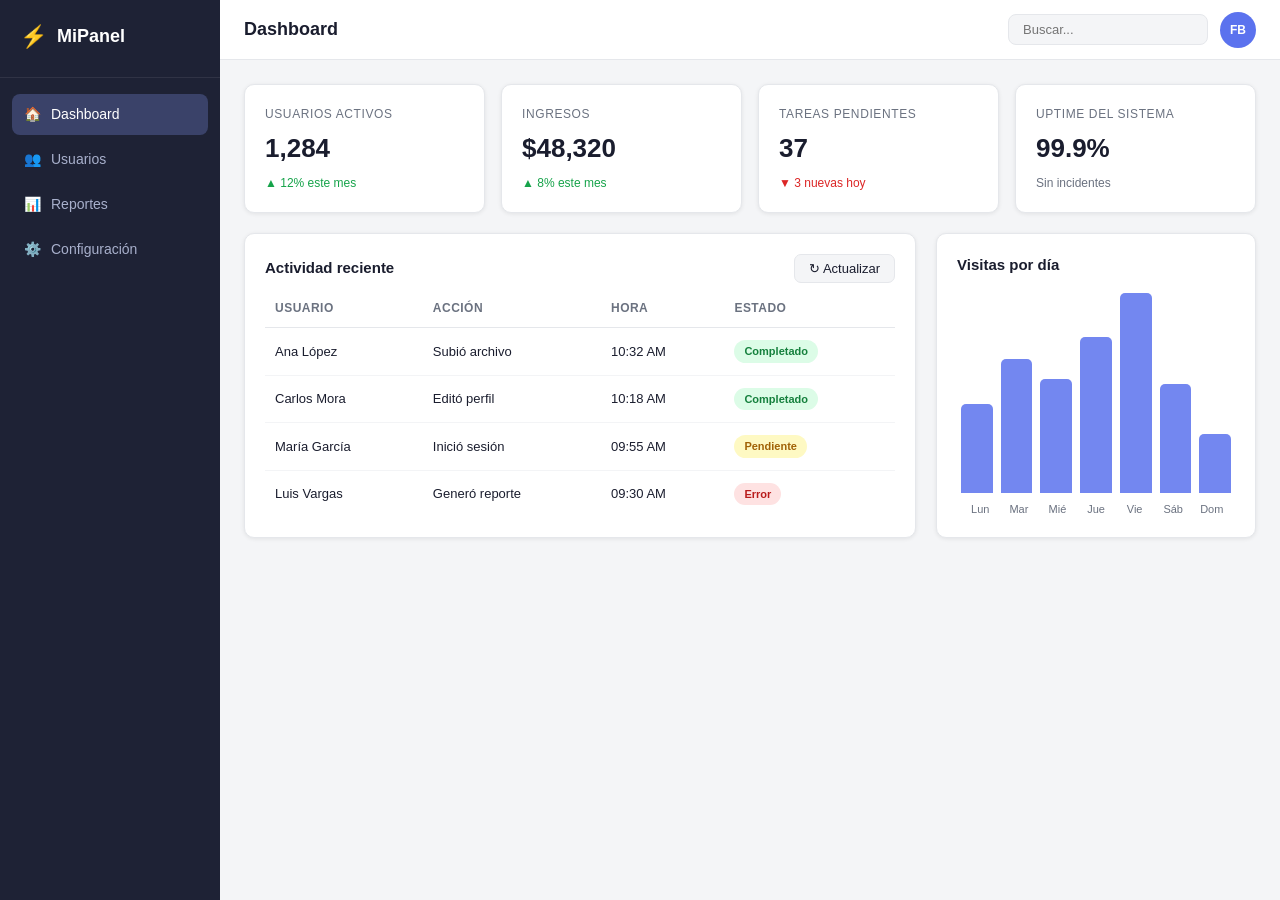
<file: Web de Panel/index.html>
<!DOCTYPE html>
<html lang="es">
<head>
  <meta charset="UTF-8" />
  <meta name="viewport" content="width=device-width, initial-scale=1.0" />
  <title>Panel de Control</title>
  <link rel="stylesheet" href="styles.css" />
</head>
<body>
  <div class="layout">

    <!-- Sidebar -->
    <aside class="sidebar">
      <div class="sidebar-logo">
        <span class="logo-icon">⚡</span>
        <span class="logo-text">MiPanel</span>
      </div>
      <nav class="sidebar-nav">
        <a href="#" class="nav-item active" data-section="dashboard">
          <span class="nav-icon">🏠</span> Dashboard
        </a>
        <a href="#" class="nav-item" data-section="usuarios">
          <span class="nav-icon">👥</span> Usuarios
        </a>
        <a href="#" class="nav-item" data-section="reportes">
          <span class="nav-icon">📊</span> Reportes
        </a>
        <a href="#" class="nav-item" data-section="configuracion">
          <span class="nav-icon">⚙️</span> Configuración
        </a>
      </nav>
    </aside>

    <!-- Main content -->
    <div class="main">

      <!-- Header -->
      <header class="topbar">
        <h1 class="page-title" id="page-title">Dashboard</h1>
        <div class="topbar-actions">
          <input type="text" class="search-input" placeholder="Buscar..." />
          <div class="avatar">FB</div>
        </div>
      </header>

      <!-- Content -->
      <main class="content">

        <!-- Metric cards -->
        <div class="cards-grid">
          <div class="metric-card">
            <span class="metric-label">Usuarios activos</span>
            <span class="metric-value" id="usuarios-count">1,284</span>
            <span class="metric-trend positive">▲ 12% este mes</span>
          </div>
          <div class="metric-card">
            <span class="metric-label">Ingresos</span>
            <span class="metric-value" id="ingresos-count">$48,320</span>
            <span class="metric-trend positive">▲ 8% este mes</span>
          </div>
          <div class="metric-card">
            <span class="metric-label">Tareas pendientes</span>
            <span class="metric-value" id="tareas-count">37</span>
            <span class="metric-trend negative">▼ 3 nuevas hoy</span>
          </div>
          <div class="metric-card">
            <span class="metric-label">Uptime del sistema</span>
            <span class="metric-value">99.9%</span>
            <span class="metric-trend neutral">Sin incidentes</span>
          </div>
        </div>

        <!-- Table + chart row -->
        <div class="row">

          <!-- Recent activity table -->
          <div class="card table-card">
            <div class="card-header">
              <h2>Actividad reciente</h2>
              <button class="btn-secondary" id="btn-refresh">↻ Actualizar</button>
            </div>
            <table>
              <thead>
                <tr>
                  <th>Usuario</th>
                  <th>Acción</th>
                  <th>Hora</th>
                  <th>Estado</th>
                </tr>
              </thead>
              <tbody id="activity-table">
                <tr>
                  <td>Ana López</td>
                  <td>Subió archivo</td>
                  <td>10:32 AM</td>
                  <td><span class="badge success">Completado</span></td>
                </tr>
                <tr>
                  <td>Carlos Mora</td>
                  <td>Editó perfil</td>
                  <td>10:18 AM</td>
                  <td><span class="badge success">Completado</span></td>
                </tr>
                <tr>
                  <td>María García</td>
                  <td>Inició sesión</td>
                  <td>09:55 AM</td>
                  <td><span class="badge warning">Pendiente</span></td>
                </tr>
                <tr>
                  <td>Luis Vargas</td>
                  <td>Generó reporte</td>
                  <td>09:30 AM</td>
                  <td><span class="badge danger">Error</span></td>
                </tr>
              </tbody>
            </table>
          </div>

          <!-- Mini bar chart -->
          <div class="card chart-card">
            <div class="card-header">
              <h2>Visitas por día</h2>
            </div>
            <div class="bar-chart" id="bar-chart">
              <!-- bars injected by JS -->
            </div>
            <div class="bar-labels" id="bar-labels"></div>
          </div>

        </div>
      </main>
    </div>
  </div>

  <script src="app.js"></script>
</body>
</html>
</file>
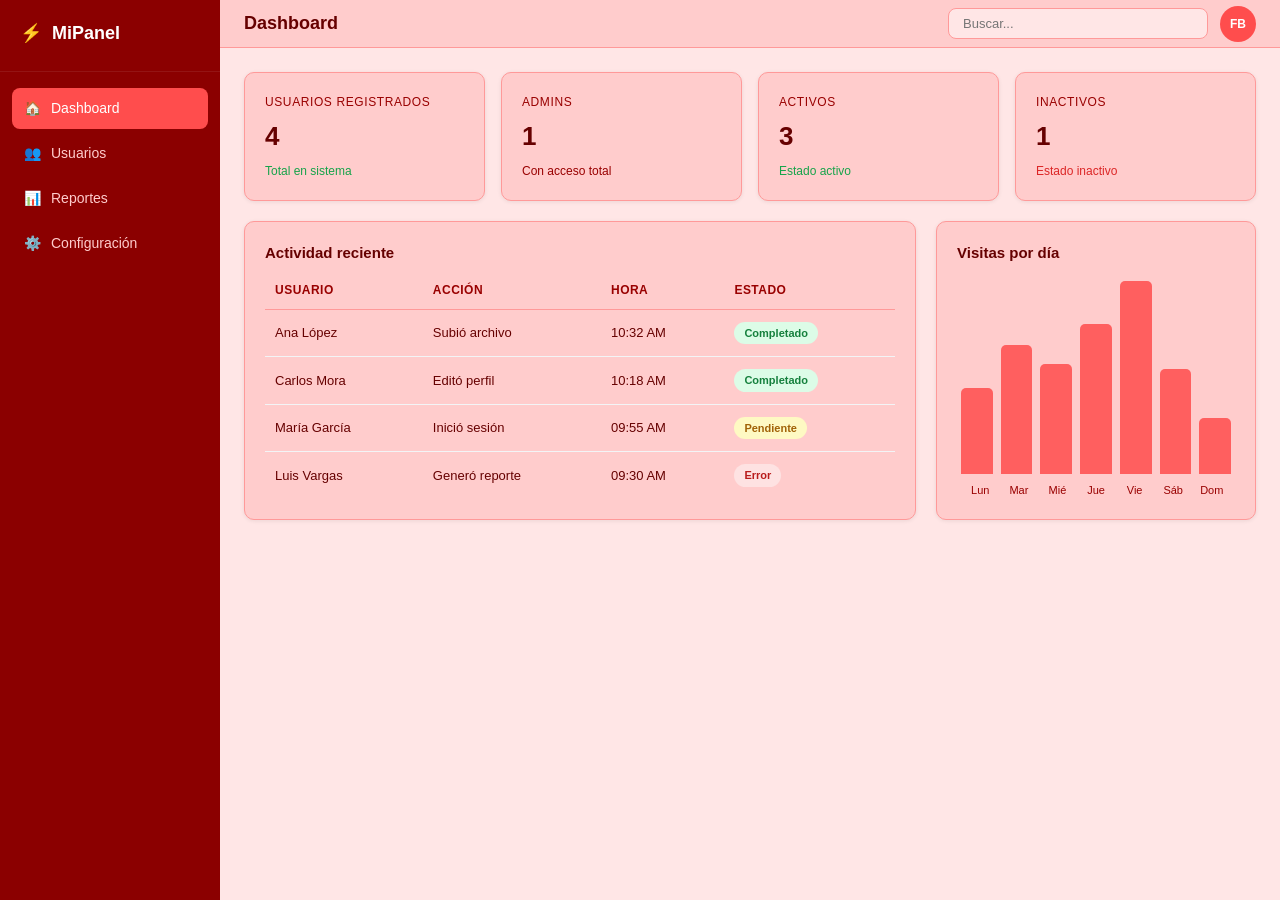
<file: WebPanel/index.html>
<!DOCTYPE html>
<html lang="es">
<head>
  <meta charset="UTF-8" />
  <meta name="viewport" content="width=device-width, initial-scale=1.0" />
  <title>Panel de Control</title>
  <link rel="stylesheet" href="styles.css" />
</head>
<body>
<div class="layout">

  <!-- Sidebar -->
  <aside class="sidebar">
    <div class="sidebar-logo">
      <span class="logo-icon">⚡</span>
      <span class="logo-text">MiPanel</span>
    </div>
    <nav class="sidebar-nav">
      <a href="#" class="nav-item active" data-section="dashboard"><span class="nav-icon">🏠</span> Dashboard</a>
      <a href="#" class="nav-item" data-section="usuarios"><span class="nav-icon">👥</span> Usuarios</a>
      <a href="#" class="nav-item" data-section="reportes"><span class="nav-icon">📊</span> Reportes</a>
      <a href="#" class="nav-item" data-section="configuracion"><span class="nav-icon">⚙️</span> Configuración</a>
    </nav>
  </aside>

  <!-- Main -->
  <div class="main">
    <header class="topbar">
      <h1 class="page-title" id="page-title">Dashboard</h1>
      <div class="topbar-actions">
        <input type="text" class="search-input" placeholder="Buscar..." />
        <div class="avatar">FB</div>
      </div>
    </header>

    <main class="content">

      <!-- ===== DASHBOARD ===== -->
      <div id="section-dashboard" class="section">
        <div class="cards-grid">
          <div class="metric-card">
            <span class="metric-label">Usuarios registrados</span>
            <span class="metric-value" id="metric-usuarios">0</span>
            <span class="metric-trend positive">Total en sistema</span>
          </div>
          <div class="metric-card">
            <span class="metric-label">Admins</span>
            <span class="metric-value" id="metric-admins">0</span>
            <span class="metric-trend neutral">Con acceso total</span>
          </div>
          <div class="metric-card">
            <span class="metric-label">Activos</span>
            <span class="metric-value" id="metric-activos">0</span>
            <span class="metric-trend positive">Estado activo</span>
          </div>
          <div class="metric-card">
            <span class="metric-label">Inactivos</span>
            <span class="metric-value" id="metric-inactivos">0</span>
            <span class="metric-trend negative">Estado inactivo</span>
          </div>
        </div>
        <div class="row">
          <div class="card table-card">
            <div class="card-header"><h2>Actividad reciente</h2></div>
            <table>
              <thead><tr><th>Usuario</th><th>Acción</th><th>Hora</th><th>Estado</th></tr></thead>
              <tbody>
                <tr><td>Ana López</td><td>Subió archivo</td><td>10:32 AM</td><td><span class="badge success">Completado</span></td></tr>
                <tr><td>Carlos Mora</td><td>Editó perfil</td><td>10:18 AM</td><td><span class="badge success">Completado</span></td></tr>
                <tr><td>María García</td><td>Inició sesión</td><td>09:55 AM</td><td><span class="badge warning">Pendiente</span></td></tr>
                <tr><td>Luis Vargas</td><td>Generó reporte</td><td>09:30 AM</td><td><span class="badge danger">Error</span></td></tr>
              </tbody>
            </table>
          </div>
          <div class="card chart-card">
            <div class="card-header"><h2>Visitas por día</h2></div>
            <div class="bar-chart" id="bar-chart"></div>
            <div class="bar-labels" id="bar-labels"></div>
          </div>
        </div>
      </div>

      <!-- ===== USUARIOS ===== -->
      <div id="section-usuarios" class="section hidden">
        <div class="card">
          <div class="card-header">
            <h2>Gestión de usuarios</h2>
            <button class="btn-primary" id="btn-nuevo-usuario">+ Nuevo usuario</button>
          </div>
          <div class="table-toolbar">
            <input type="text" id="search-usuarios" class="search-input" placeholder="Buscar por nombre o email..." />
            <select id="filter-rol" class="select-input">
              <option value="">Todos los roles</option>
              <option value="Admin">Admin</option>
              <option value="Editor">Editor</option>
              <option value="Viewer">Viewer</option>
            </select>
            <select id="filter-estado" class="select-input">
              <option value="">Todos los estados</option>
              <option value="Activo">Activo</option>
              <option value="Inactivo">Inactivo</option>
            </select>
          </div>
          <table>
            <thead>
              <tr>
                <th>#</th>
                <th>Nombre</th>
                <th>Email</th>
                <th>Rol</th>
                <th>Estado</th>
                <th>Creado</th>
                <th>Acciones</th>
              </tr>
            </thead>
            <tbody id="usuarios-tbody"></tbody>
          </table>
          <div class="table-footer">
            <span id="usuarios-count-label">0 usuarios</span>
          </div>
        </div>
      </div>

      <!-- ===== REPORTES ===== -->
      <div id="section-reportes" class="section hidden">
        <div class="card"><div class="card-header"><h2>Reportes</h2></div>
          <p style="color:var(--text-secondary); padding: 2rem 0;">Sección de reportes en construcción.</p>
        </div>
      </div>

      <!-- ===== CONFIGURACIÓN ===== -->
      <div id="section-configuracion" class="section hidden">
        <div class="card"><div class="card-header"><h2>Configuración</h2></div>
          <p style="color:var(--text-secondary); padding: 2rem 0;">Sección de configuración en construcción.</p>
        </div>
      </div>

    </main>
  </div>
</div>

<!-- ===== MODAL USUARIO ===== -->
<div id="modal-overlay" class="modal-overlay hidden">
  <div class="modal">
    <div class="modal-header">
      <h2 id="modal-title">Nuevo usuario</h2>
      <button class="modal-close" id="btn-modal-close">✕</button>
    </div>
    <div class="modal-body">
      <input type="hidden" id="usuario-id" />
      <div class="form-group">
        <label>Nombre completo</label>
        <input type="text" id="input-nombre" placeholder="Ej: Ana López" />
      </div>
      <div class="form-group">
        <label>Email</label>
        <input type="email" id="input-email" placeholder="Ej: ana@empresa.com" />
      </div>
      <div class="form-row">
        <div class="form-group">
          <label>Rol</label>
          <select id="input-rol">
            <option value="Viewer">Viewer</option>
            <option value="Editor">Editor</option>
            <option value="Admin">Admin</option>
          </select>
        </div>
        <div class="form-group">
          <label>Estado</label>
          <select id="input-estado">
            <option value="Activo">Activo</option>
            <option value="Inactivo">Inactivo</option>
          </select>
        </div>
      </div>
      <p class="form-error hidden" id="form-error">Por favor completa todos los campos.</p>
    </div>
    <div class="modal-footer">
      <button class="btn-secondary" id="btn-cancelar">Cancelar</button>
      <button class="btn-primary" id="btn-guardar">Guardar</button>
    </div>
  </div>
</div>

<!-- ===== MODAL CONFIRMAR ELIMINAR ===== -->
<div id="modal-confirm-overlay" class="modal-overlay hidden">
  <div class="modal modal-sm">
    <div class="modal-header">
      <h2>Eliminar usuario</h2>
      <button class="modal-close" id="btn-confirm-close">✕</button>
    </div>
    <div class="modal-body">
      <p>¿Estás seguro de que deseas eliminar a <strong id="confirm-nombre"></strong>? Esta acción no se puede deshacer.</p>
    </div>
    <div class="modal-footer">
      <button class="btn-secondary" id="btn-confirm-cancel">Cancelar</button>
      <button class="btn-danger" id="btn-confirm-delete">Eliminar</button>
    </div>
  </div>
</div>

<script src="app.js"></script>
</body>
</html>
</file>
<file: Web de Panel/styles.css>
*, *::before, *::after {
  box-sizing: border-box;
  margin: 0;
  padding: 0;
}

:root {
  --sidebar-width: 220px;
  --topbar-height: 60px;
  --bg: #f4f5f7;
  --surface: #ffffff;
  --sidebar-bg: #1e2235;
  --sidebar-text: #a8b0cc;
  --sidebar-active: #ffffff;
  --sidebar-active-bg: #3a4269;
  --accent: #5b72ee;
  --text-primary: #1a1d2e;
  --text-secondary: #6b7280;
  --border: #e5e7eb;
  --radius: 10px;
  --shadow: 0 1px 4px rgba(0,0,0,0.08);
}

body {
  font-family: -apple-system, BlinkMacSystemFont, 'Segoe UI', sans-serif;
  background: var(--bg);
  color: var(--text-primary);
  font-size: 14px;
  line-height: 1.5;
}

/* Layout */
.layout {
  display: flex;
  min-height: 100vh;
}

/* Sidebar */
.sidebar {
  width: var(--sidebar-width);
  background: var(--sidebar-bg);
  display: flex;
  flex-direction: column;
  padding: 0;
  position: fixed;
  top: 0;
  left: 0;
  height: 100vh;
}

.sidebar-logo {
  display: flex;
  align-items: center;
  gap: 10px;
  padding: 20px 20px 24px;
  font-size: 18px;
  font-weight: 600;
  color: #fff;
  border-bottom: 1px solid rgba(255,255,255,0.08);
}

.logo-icon {
  font-size: 22px;
}

.sidebar-nav {
  display: flex;
  flex-direction: column;
  padding: 16px 12px;
  gap: 4px;
}

.nav-item {
  display: flex;
  align-items: center;
  gap: 10px;
  padding: 10px 12px;
  border-radius: 8px;
  color: var(--sidebar-text);
  text-decoration: none;
  font-size: 14px;
  font-weight: 500;
  transition: background 0.15s, color 0.15s;
}

.nav-item:hover {
  background: rgba(255,255,255,0.08);
  color: #fff;
}

.nav-item.active {
  background: var(--sidebar-active-bg);
  color: var(--sidebar-active);
}

/* Main */
.main {
  margin-left: var(--sidebar-width);
  flex: 1;
  display: flex;
  flex-direction: column;
}

/* Topbar */
.topbar {
  height: var(--topbar-height);
  background: var(--surface);
  border-bottom: 1px solid var(--border);
  display: flex;
  align-items: center;
  justify-content: space-between;
  padding: 0 24px;
  position: sticky;
  top: 0;
  z-index: 10;
}

.page-title {
  font-size: 18px;
  font-weight: 600;
}

.topbar-actions {
  display: flex;
  align-items: center;
  gap: 12px;
}

.search-input {
  padding: 7px 14px;
  border: 1px solid var(--border);
  border-radius: 8px;
  font-size: 13px;
  background: var(--bg);
  color: var(--text-primary);
  outline: none;
  width: 200px;
  transition: border-color 0.15s;
}

.search-input:focus {
  border-color: var(--accent);
}

.avatar {
  width: 36px;
  height: 36px;
  border-radius: 50%;
  background: var(--accent);
  color: #fff;
  display: flex;
  align-items: center;
  justify-content: center;
  font-size: 12px;
  font-weight: 600;
  cursor: pointer;
}

/* Content */
.content {
  padding: 24px;
  display: flex;
  flex-direction: column;
  gap: 20px;
}

/* Metric cards */
.cards-grid {
  display: grid;
  grid-template-columns: repeat(auto-fit, minmax(180px, 1fr));
  gap: 16px;
}

.metric-card {
  background: var(--surface);
  border-radius: var(--radius);
  padding: 20px;
  box-shadow: var(--shadow);
  display: flex;
  flex-direction: column;
  gap: 6px;
  border: 1px solid var(--border);
}

.metric-label {
  font-size: 12px;
  color: var(--text-secondary);
  text-transform: uppercase;
  letter-spacing: 0.05em;
}

.metric-value {
  font-size: 26px;
  font-weight: 700;
  color: var(--text-primary);
}

.metric-trend {
  font-size: 12px;
  font-weight: 500;
}

.metric-trend.positive { color: #16a34a; }
.metric-trend.negative { color: #dc2626; }
.metric-trend.neutral  { color: var(--text-secondary); }

/* Row */
.row {
  display: grid;
  grid-template-columns: 1fr 320px;
  gap: 20px;
}

/* Card */
.card {
  background: var(--surface);
  border-radius: var(--radius);
  border: 1px solid var(--border);
  box-shadow: var(--shadow);
  padding: 20px;
}

.card-header {
  display: flex;
  align-items: center;
  justify-content: space-between;
  margin-bottom: 16px;
}

.card-header h2 {
  font-size: 15px;
  font-weight: 600;
}

.btn-secondary {
  padding: 6px 14px;
  font-size: 13px;
  border: 1px solid var(--border);
  border-radius: 7px;
  background: var(--bg);
  color: var(--text-primary);
  cursor: pointer;
  transition: background 0.15s;
}

.btn-secondary:hover {
  background: #e9eaf0;
}

/* Table */
table {
  width: 100%;
  border-collapse: collapse;
}

th {
  text-align: left;
  font-size: 12px;
  color: var(--text-secondary);
  text-transform: uppercase;
  letter-spacing: 0.04em;
  padding: 0 10px 10px;
  border-bottom: 1px solid var(--border);
}

td {
  padding: 12px 10px;
  font-size: 13px;
  border-bottom: 1px solid #f3f4f6;
}

tr:last-child td {
  border-bottom: none;
}

/* Badges */
.badge {
  display: inline-block;
  padding: 3px 10px;
  border-radius: 20px;
  font-size: 11px;
  font-weight: 600;
}

.badge.success { background: #dcfce7; color: #15803d; }
.badge.warning { background: #fef9c3; color: #a16207; }
.badge.danger  { background: #fee2e2; color: #b91c1c; }

/* Bar chart */
.chart-card {
  display: flex;
  flex-direction: column;
}

.bar-chart {
  display: flex;
  align-items: flex-end;
  justify-content: space-around;
  height: 140px;
  gap: 8px;
  padding: 0 4px;
  flex: 1;
}

.bar {
  flex: 1;
  background: var(--accent);
  border-radius: 5px 5px 0 0;
  opacity: 0.85;
  transition: opacity 0.15s;
  position: relative;
  cursor: pointer;
}

.bar:hover {
  opacity: 1;
}

.bar-labels {
  display: flex;
  justify-content: space-around;
  margin-top: 8px;
  padding: 0 4px;
}

.bar-label {
  flex: 1;
  text-align: center;
  font-size: 11px;
  color: var(--text-secondary);
}
</file>
<file: WebPanel/styles.css>
*, *::before, *::after { box-sizing: border-box; margin: 0; padding: 0; }

:root {
  --sidebar-width: 220px;
  --topbar-height: 48px;
  --bg: #f4f5f7;
  --surface: #ffffff;
  --sidebar-bg: #1e2235;
  --sidebar-text: #a8b0cc;
  --sidebar-active: #ffffff;
  --sidebar-active-bg: #3a4269;
  --accent: #5b72ee;
  --accent-hover: #4a5fd6;
  --danger: #dc2626;
  --danger-hover: #b91c1c;
  --text-primary: #1a1d2e;
  --text-secondary: #6b7280;
  --border: #e5e7eb;
  --radius: 10px;
  --shadow: 0 1px 4px rgba(0,0,0,0.08);
}

body { font-family: -apple-system, BlinkMacSystemFont, 'Segoe UI', sans-serif; background: var(--bg); color: var(--text-primary); font-size: 14px; line-height: 1.5; }

/* Layout */
.layout { display: flex; min-height: 100vh; }
.hidden { display: none !important; }
.section { display: flex; flex-direction: column; gap: 20px; }

/* Sidebar */
.sidebar { width: var(--sidebar-width); background: var(--sidebar-bg); display: flex; flex-direction: column; position: fixed; top: 0; left: 0; height: 100vh; }
.sidebar-logo { display: flex; align-items: center; gap: 10px; padding: 20px 20px 24px; font-size: 18px; font-weight: 600; color: #fff; border-bottom: 1px solid rgba(255,255,255,0.08); }
.sidebar-nav { display: flex; flex-direction: column; padding: 16px 12px; gap: 4px; }
.nav-item { display: flex; align-items: center; gap: 10px; padding: 10px 12px; border-radius: 8px; color: var(--sidebar-text); text-decoration: none; font-size: 14px; font-weight: 500; transition: background 0.15s, color 0.15s; }
.nav-item:hover { background: rgba(255,255,255,0.08); color: #fff; }
.nav-item.active { background: var(--sidebar-active-bg); color: var(--sidebar-active); }

/* Main */
.main { margin-left: var(--sidebar-width); flex: 1; display: flex; flex-direction: column; }
.topbar { height: var(--topbar-height); background: var(--surface); border-bottom: 1px solid var(--border); display: flex; align-items: center; justify-content: space-between; padding: 0 24px; position: sticky; top: 0; z-index: 10; }
.page-title { font-size: 18px; font-weight: 600; }
.topbar-actions { display: flex; align-items: center; gap: 12px; }
.avatar { width: 36px; height: 36px; border-radius: 50%; background: var(--accent); color: #fff; display: flex; align-items: center; justify-content: center; font-size: 12px; font-weight: 600; cursor: pointer; }
.content { padding: 24px; display: flex; flex-direction: column; gap: 20px; }

/* Cards */
.cards-grid { display: grid; grid-template-columns: repeat(auto-fit, minmax(180px, 1fr)); gap: 16px; }
.metric-card { background: var(--surface); border-radius: var(--radius); padding: 20px; box-shadow: var(--shadow); display: flex; flex-direction: column; gap: 6px; border: 1px solid var(--border); }
.metric-label { font-size: 12px; color: var(--text-secondary); text-transform: uppercase; letter-spacing: 0.05em; }
.metric-value { font-size: 26px; font-weight: 700; }
.metric-trend { font-size: 12px; font-weight: 500; }
.metric-trend.positive { color: #16a34a; }
.metric-trend.negative { color: #dc2626; }
.metric-trend.neutral { color: var(--text-secondary); }

/* Row */
.row { display: grid; grid-template-columns: 1fr 320px; gap: 20px; }
.card { background: var(--surface); border-radius: var(--radius); border: 1px solid var(--border); box-shadow: var(--shadow); padding: 20px; }
.card-header { display: flex; align-items: center; justify-content: space-between; margin-bottom: 16px; }
.card-header h2 { font-size: 15px; font-weight: 600; }

/* Table toolbar */
.table-toolbar { display: flex; gap: 10px; margin-bottom: 16px; flex-wrap: wrap; }

/* Inputs */
.search-input { padding: 7px 14px; border: 1px solid var(--border); border-radius: 8px; font-size: 13px; background: var(--bg); color: var(--text-primary); outline: none; width: 260px; transition: border-color 0.15s; }
.search-input:focus { border-color: var(--accent); }
.select-input { padding: 7px 12px; border: 1px solid var(--border); border-radius: 8px; font-size: 13px; background: var(--bg); color: var(--text-primary); outline: none; cursor: pointer; }
.select-input:focus { border-color: var(--accent); }

/* Buttons */
.btn-primary { padding: 8px 16px; font-size: 13px; font-weight: 500; border: none; border-radius: 8px; background: var(--accent); color: #fff; cursor: pointer; transition: background 0.15s; }
.btn-primary:hover { background: var(--accent-hover); }
.btn-secondary { padding: 7px 14px; font-size: 13px; border: 1px solid var(--border); border-radius: 8px; background: var(--bg); color: var(--text-primary); cursor: pointer; transition: background 0.15s; }
.btn-secondary:hover { background: #e9eaf0; }
.btn-danger { padding: 8px 16px; font-size: 13px; font-weight: 500; border: none; border-radius: 8px; background: var(--danger); color: #fff; cursor: pointer; transition: background 0.15s; }
.btn-danger:hover { background: var(--danger-hover); }
.btn-edit { padding: 4px 10px; font-size: 12px; border: 1px solid var(--border); border-radius: 6px; background: #fff; color: var(--accent); cursor: pointer; transition: background 0.15s; }
.btn-edit:hover { background: #eef0fd; }
.btn-del { padding: 4px 10px; font-size: 12px; border: 1px solid #fca5a5; border-radius: 6px; background: #fff; color: var(--danger); cursor: pointer; transition: background 0.15s; }
.btn-del:hover { background: #fee2e2; }

/* Table */
table { width: 100%; border-collapse: collapse; }
th { text-align: left; font-size: 12px; color: var(--text-secondary); text-transform: uppercase; letter-spacing: 0.04em; padding: 0 10px 10px; border-bottom: 1px solid var(--border); }
td { padding: 12px 10px; font-size: 13px; border-bottom: 1px solid #f3f4f6; }
tr:last-child td { border-bottom: none; }
.table-footer { margin-top: 12px; font-size: 12px; color: var(--text-secondary); }
td .actions { display: flex; gap: 6px; }

/* Badges */
.badge { display: inline-block; padding: 3px 10px; border-radius: 20px; font-size: 11px; font-weight: 600; }
.badge.success { background: #dcfce7; color: #15803d; }
.badge.warning { background: #fef9c3; color: #a16207; }
.badge.danger  { background: #fee2e2; color: #b91c1c; }
.badge.info    { background: #dbeafe; color: #1d4ed8; }
.badge.gray    { background: #f3f4f6; color: #374151; }

/* Bar chart */
.chart-card { display: flex; flex-direction: column; }
.bar-chart { display: flex; align-items: flex-end; justify-content: space-around; height: 140px; gap: 8px; padding: 0 4px; flex: 1; }
.bar { flex: 1; background: var(--accent); border-radius: 5px 5px 0 0; opacity: 0.85; transition: opacity 0.15s; cursor: pointer; }
.bar:hover { opacity: 1; }
.bar-labels { display: flex; justify-content: space-around; margin-top: 8px; padding: 0 4px; }
.bar-label { flex: 1; text-align: center; font-size: 11px; color: var(--text-secondary); }

/* Empty state */
.empty-state { text-align: center; padding: 3rem 0; color: var(--text-secondary); font-size: 14px; }

/* Modal overlay */
.modal-overlay { position: fixed; inset: 0; background: rgba(0,0,0,0.45); z-index: 100; display: flex; align-items: center; justify-content: center; }
.modal { background: #fff; border-radius: 14px; width: 480px; max-width: 95vw; box-shadow: 0 8px 32px rgba(0,0,0,0.18); }
.modal-sm { width: 380px; }
.modal-header { display: flex; align-items: center; justify-content: space-between; padding: 20px 24px 0; }
.modal-header h2 { font-size: 16px; font-weight: 600; }
.modal-close { background: none; border: none; font-size: 18px; cursor: pointer; color: var(--text-secondary); line-height: 1; }
.modal-close:hover { color: var(--text-primary); }
.modal-body { padding: 20px 24px; display: flex; flex-direction: column; gap: 14px; }
.modal-body p { font-size: 14px; color: var(--text-secondary); line-height: 1.6; }
.modal-footer { padding: 0 24px 20px; display: flex; justify-content: flex-end; gap: 10px; }

/* Form */
.form-group { display: flex; flex-direction: column; gap: 5px; }
.form-group label { font-size: 12px; font-weight: 500; color: var(--text-secondary); text-transform: uppercase; letter-spacing: 0.04em; }
.form-group input, .form-group select { padding: 9px 12px; border: 1px solid var(--border); border-radius: 8px; font-size: 14px; color: var(--text-primary); background: #fff; outline: none; transition: border-color 0.15s; }
.form-group input:focus, .form-group select:focus { border-color: var(--accent); }
.form-row { display: grid; grid-template-columns: 1fr 1fr; gap: 14px; }
.form-error { font-size: 12px; color: var(--danger); }
/* Cambia las variables de color principales a tonos de rojo */
:root {
  --sidebar-bg: #8b0000; /* Rojo oscuro para el fondo de la barra lateral */
  --sidebar-text: #ffcccc; /* Texto claro para contraste */
  --sidebar-active-bg: #ff4d4d; /* Rojo más claro para elementos activos */
  --accent: #ff4d4d; /* Rojo principal */
  --accent-hover: #e60000; /* Rojo más oscuro para hover */
  --danger: #ff0000; /* Rojo para botones de peligro */
  --danger-hover: #cc0000; /* Rojo más oscuro para hover en botones de peligro */
  --text-primary: #660000; /* Texto rojo oscuro */
  --text-secondary: #990000; /* Texto rojo más claro */
  --bg: #ffe6e6; /* Fondo rojo claro */
  --surface: #ffcccc; /* Superficies claras */
  --border: #ff9999; /* Bordes */
}
</file>
